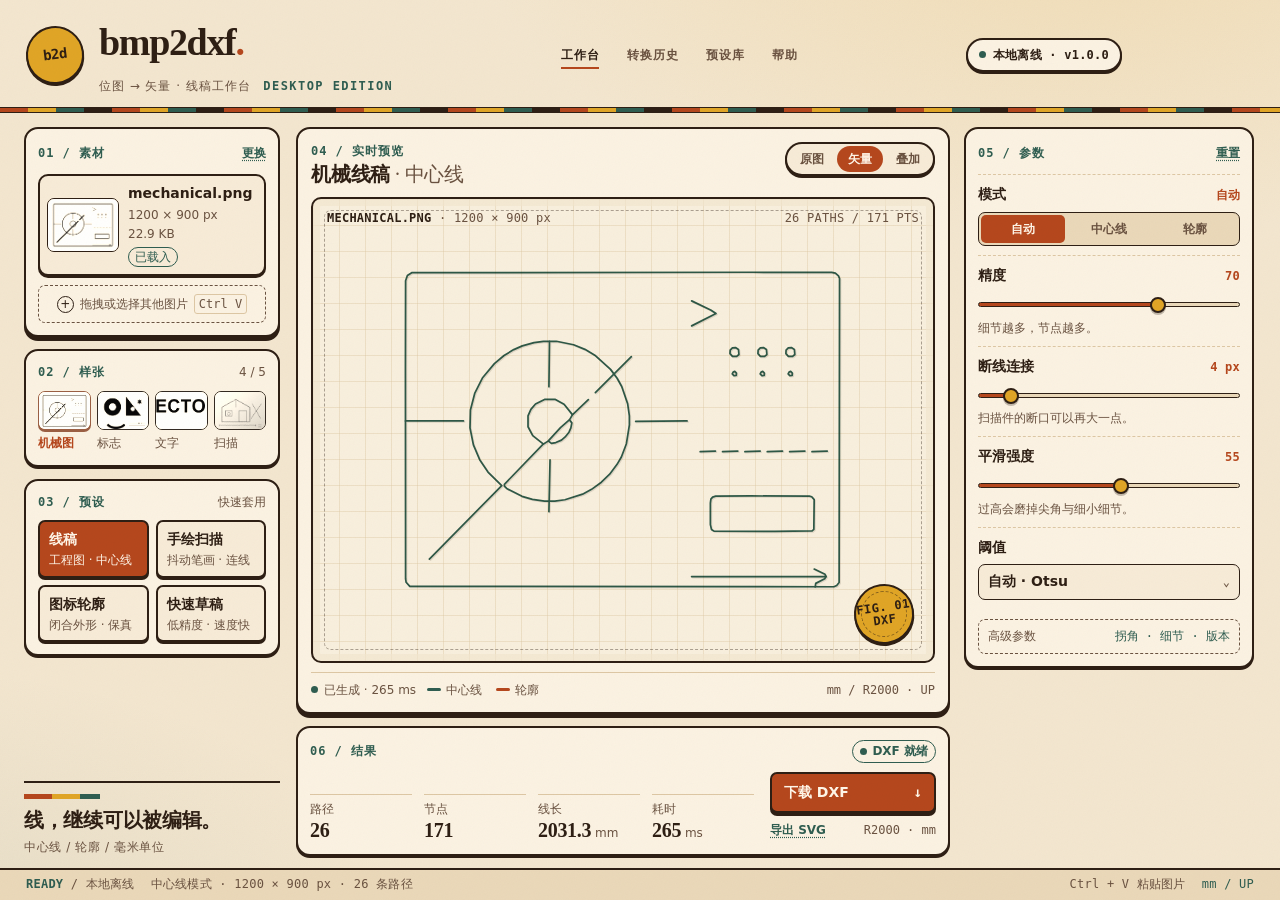
<file: design/retro-webui/home.html>
<!doctype html>
<html lang="zh-CN">
<head>
  <meta charset="utf-8">
  <meta name="viewport" content="width=device-width, initial-scale=1">
  <meta name="dsh-design" content="desktop windows">
  <meta name="color-scheme" content="light">
  <meta name="description" content="bmp2dxf 复古工作台设计：位图线稿转 DXF 矢量图的桌面软件界面。">
  <title>工作台 · bmp2dxf</title>
  <link rel="stylesheet" href="tokens.css">
  <link rel="stylesheet" href="app.css">
</head>
<body>
  <div class="app">
    <header class="masthead">
      <div class="brand">
        <span class="brand-seal" aria-hidden="true">b2d</span>
        <div class="brand-copy">
          <h1>bmp2dxf<span>.</span></h1>
          <p>位图 → 矢量 · 线稿工作台 <em>DESKTOP EDITION</em></p>
        </div>
      </div>

      <nav class="menu" aria-label="主菜单">
        <button class="menu-item is-active" type="button">工作台</button>
        <button class="menu-item" type="button">转换历史</button>
        <button class="menu-item" type="button">预设库</button>
        <button class="menu-item" type="button">帮助</button>
      </nav>

      <div class="header-meta">
        <span class="status-pill"><span class="status-dot" aria-hidden="true"></span>本地离线 · v1.0.0</span>
      </div>
    </header>

    <div class="stripe" aria-hidden="true"></div>

    <main class="workspace">
      <!-- ===================== left rail ===================== -->
      <aside class="rail rail--left" aria-label="素材与预设">
        <section class="panel panel--main upload-panel" aria-labelledby="sourceTitle">
          <div class="panel-head">
            <p class="eyebrow" id="sourceTitle">01 / 素材</p>
            <button class="link-btn" type="button">更换</button>
          </div>
          <div class="file-card">
            <div class="file-thumb"><img src="assets/mechanical.png" alt="机械线稿缩略图"></div>
            <div class="file-info">
              <strong>mechanical.png</strong>
              <span>1200 × 900 px</span>
              <span>22.9 KB</span>
              <span class="file-state">已载入</span>
            </div>
          </div>
          <button class="drop-hint" type="button">
            <span class="plus" aria-hidden="true">+</span>
            拖拽或选择其他图片 <kbd>Ctrl V</kbd>
          </button>
        </section>

        <section class="panel" aria-labelledby="samplesTitle">
          <div class="panel-head">
            <p class="eyebrow" id="samplesTitle">02 / 样张</p>
            <span class="mini">4 / 5</span>
          </div>
          <div class="sample-grid">
            <button class="sample is-active" type="button" aria-pressed="true">
              <img src="assets/mechanical.png" alt="">
              <span>机械图</span>
            </button>
            <button class="sample" type="button" aria-pressed="false">
              <img src="assets/logo.png" alt="">
              <span>标志</span>
            </button>
            <button class="sample" type="button" aria-pressed="false">
              <img src="assets/text.png" alt="">
              <span>文字</span>
            </button>
            <button class="sample" type="button" aria-pressed="false">
              <img src="assets/sketch_scan.jpg" alt="">
              <span>扫描</span>
            </button>
          </div>
        </section>

        <section class="panel" aria-labelledby="presetsTitle">
          <div class="panel-head">
            <p class="eyebrow" id="presetsTitle">03 / 预设</p>
            <span class="mini">快速套用</span>
          </div>
          <div class="preset-grid">
            <button class="preset is-active" type="button" aria-pressed="true">
              <span class="preset-name">线稿</span>
              <span class="preset-desc">工程图 · 中心线</span>
            </button>
            <button class="preset" type="button" aria-pressed="false">
              <span class="preset-name">手绘扫描</span>
              <span class="preset-desc">抖动笔画 · 连线</span>
            </button>
            <button class="preset" type="button" aria-pressed="false">
              <span class="preset-name">图标轮廓</span>
              <span class="preset-desc">闭合外形 · 保真</span>
            </button>
            <button class="preset" type="button" aria-pressed="false">
              <span class="preset-name">快速草稿</span>
              <span class="preset-desc">低精度 · 速度快</span>
            </button>
          </div>
        </section>

        <div class="rail-quote">
          <span class="quote-stripes" aria-hidden="true"></span>
          <p>线，继续可以被编辑。</p>
          <small>中心线 / 轮廓 / 毫米单位</small>
        </div>
      </aside>

      <!-- ===================== preview + result ===================== -->
      <div class="main-col">
      <section class="panel panel--main preview-panel" aria-labelledby="previewTitle">
        <div class="preview-head">
          <div>
            <p class="eyebrow">04 / 实时预览</p>
            <h2 class="preview-title" id="previewTitle">机械线稿 <span class="muted">· 中心线</span></h2>
          </div>
          <div class="tabs" role="tablist" aria-label="预览视图">
            <button class="tab" type="button" role="tab" aria-selected="false" data-view="original">原图</button>
            <button class="tab is-active" type="button" role="tab" aria-selected="true" data-view="vector">矢量</button>
            <button class="tab" type="button" role="tab" aria-selected="false" data-view="overlay">叠加</button>
          </div>
        </div>

        <div class="canvas" id="canvas" data-view="vector" role="tabpanel" aria-label="矢量预览">
          <div class="canvas-meta">
            <span><strong>MECHANICAL.PNG</strong> · 1200 × 900 px</span>
            <span>26 PATHS / 171 PTS</span>
          </div>
          <div class="preview-original">
            <img src="assets/mechanical.png" alt="机械线稿原图">
          </div>
          <div class="preview-vector">
            <img src="assets/mechanical-vector.svg" alt="机械线稿的 DXF 矢量预览">
          </div>
          <span class="canvas-stamp" aria-hidden="true"><span>FIG. 01<br>DXF</span></span>
        </div>

        <div class="preview-foot">
          <span class="status-text"><span class="status-dot" aria-hidden="true"></span>已生成 · 265 ms</span>
          <span class="legend"><span class="swatch" aria-hidden="true"></span>中心线</span>
          <span class="legend"><span class="swatch swatch--outline" aria-hidden="true"></span>轮廓</span>
          <span class="spacer"></span>
          <span class="foot-note">mm / R2000 · UP</span>
        </div>
      </section>

      <section class="panel result-panel result-panel--wide" aria-labelledby="resultTitle">
        <div class="panel-head">
          <p class="eyebrow" id="resultTitle">06 / 结果</p>
          <span class="ready-badge"><span class="status-dot" aria-hidden="true"></span>DXF 就绪</span>
        </div>
        <div class="result-body">
          <div class="stats">
            <div class="stat">
              <span class="stat-label">路径</span>
              <span class="stat-value">26</span>
            </div>
            <div class="stat">
              <span class="stat-label">节点</span>
              <span class="stat-value">171</span>
            </div>
            <div class="stat">
              <span class="stat-label">线长</span>
              <span class="stat-value">2031.3<small> mm</small></span>
            </div>
            <div class="stat">
              <span class="stat-label">耗时</span>
              <span class="stat-value">265<small> ms</small></span>
            </div>
          </div>
          <div class="result-actions">
            <button class="btn btn-primary" type="button">
              下载 DXF <span class="arrow" aria-hidden="true">↓</span>
            </button>
            <div class="secondary-row">
              <button class="export-link" type="button">导出 SVG</button>
              <span class="format-note">R2000 · mm</span>
            </div>
          </div>
        </div>
      </section>
      </div>

      <!-- ===================== right rail ===================== -->
      <aside class="rail rail--right" aria-label="转换参数与结果">
        <section class="panel params-panel" aria-labelledby="paramsTitle">
          <div class="panel-head">
            <p class="eyebrow" id="paramsTitle">05 / 参数</p>
            <button class="link-btn" type="button">重置</button>
          </div>

          <div class="field">
            <div class="field-head">
              <label id="modeLabel">模式</label>
              <span class="field-value">自动</span>
            </div>
            <div class="segmented" role="group" aria-labelledby="modeLabel">
              <button class="seg is-active" type="button" aria-pressed="true">自动</button>
              <button class="seg" type="button" aria-pressed="false">中心线</button>
              <button class="seg" type="button" aria-pressed="false">轮廓</button>
            </div>
          </div>

          <div class="field">
            <div class="field-head">
              <label for="precision">精度</label>
              <output class="field-value" id="precisionOut" for="precision">70</output>
            </div>
            <input class="slider" id="precision" type="range" min="0" max="100" step="1" value="70" style="--fill: 70%">
            <p class="field-help">细节越多，节点越多。</p>
          </div>

          <div class="field">
            <div class="field-head">
              <label for="gap">断线连接</label>
              <output class="field-value" id="gapOut" for="gap">4 px</output>
            </div>
            <input class="slider" id="gap" type="range" min="0" max="40" step="1" value="4" style="--fill: 10%">
            <p class="field-help">扫描件的断口可以再大一点。</p>
          </div>

          <div class="field">
            <div class="field-head">
              <label for="smooth">平滑强度</label>
              <output class="field-value" id="smoothOut" for="smooth">55</output>
            </div>
            <input class="slider" id="smooth" type="range" min="0" max="100" step="1" value="55" style="--fill: 55%">
            <p class="field-help">过高会磨掉尖角与细小细节。</p>
          </div>

          <div class="field">
            <div class="field-head">
              <label id="thresholdLabel">阈值</label>
            </div>
            <button class="select-like" type="button" aria-labelledby="thresholdLabel">
              自动 · Otsu <span>⌄</span>
            </button>
          </div>

          <button class="advanced-link" type="button">
            <span>高级参数</span>
            <span>拐角 · 细节 · 版本</span>
          </button>
        </section>

      </aside>
    </main>

    <footer class="statusbar">
      <span><strong>READY</strong> / 本地离线</span>
      <span>中心线模式 · 1200 × 900 px · 26 条路径</span>
      <span class="spacer"></span>
      <span>Ctrl + V 粘贴图片</span>
      <span class="accent">mm / UP</span>
    </footer>
  </div>

  <script>
    (function () {
      "use strict";

      var canvas = document.getElementById("canvas");
      var tabs = Array.prototype.slice.call(document.querySelectorAll("[data-view]"));
      tabs.forEach(function (tab) {
        tab.addEventListener("click", function () {
          var view = tab.getAttribute("data-view");
          canvas.setAttribute("data-view", view);
          tabs.forEach(function (item) {
            var active = item === tab;
            item.classList.toggle("is-active", active);
            item.setAttribute("aria-selected", active ? "true" : "false");
          });
        });
      });

      Array.prototype.slice.call(document.querySelectorAll(".segmented .seg, .preset, .sample")).forEach(function (button) {
        button.addEventListener("click", function () {
          var group = button.parentElement;
          Array.prototype.slice.call(group.children).forEach(function (item) {
            var active = item === button;
            item.classList.toggle("is-active", active);
            if (item.hasAttribute("aria-pressed")) {
              item.setAttribute("aria-pressed", active ? "true" : "false");
            }
          });
        });
      });

      Array.prototype.slice.call(document.querySelectorAll("input[type=range]")).forEach(function (input) {
        var output = document.querySelector('output[for="' + input.id + '"]');
        function update() {
          var min = parseFloat(input.min);
          var max = parseFloat(input.max);
          var value = parseFloat(input.value);
          var percent = ((value - min) / (max - min)) * 100;
          input.style.setProperty("--fill", percent + "%");
          if (output) {
            output.textContent = input.value + (input.id === "gap" ? " px" : "");
          }
        }
        input.addEventListener("input", update);
        update();
      });
    }());
  </script>
</body>
</html>
</file>
<file: design/retro-webui/tokens.css>
/* ============================================================
   bmp2dxf · Retro Workbench
   A warm 1970s print-shop / drawing-office palette.
   ============================================================ */

:root {
  color-scheme: light;

  /* Paper & ink */
  --paper: #f3e6cf;
  --paper-deep: #ead8b9;
  --card: #fbf2e2;
  --card-soft: #f7ebd7;
  --ink: #2e1f14;
  --muted: #6a5240;
  --line: #ddc7a4;

  /* Print colours */
  --primary: #b5471d;
  --on-primary: #fff6e8;
  --accent: #e0a526;
  --green: #2f5d50;

  /* Type */
  --font-display: "Songti SC", "Noto Serif SC", "Source Han Serif SC",
    "STSong", "SimSun", serif;
  --font-body: "PingFang SC", "HarmonyOS Sans SC", "Microsoft YaHei",
    system-ui, sans-serif;
  --font-mono: "Cascadia Code", "Cascadia Mono", "JetBrains Mono", Consolas,
    "Microsoft YaHei", monospace;

  --text-xs: 12px;
  --text-sm: 14px;
  --text-md: 20px;
  --text-xl: 38px;

  /* Shape & depth */
  --radius: 14px;
  --radius-sm: 10px;
  --radius-xs: 7px;
  --border: 2px solid var(--ink);
  --border-thin: 1px solid var(--line);
  --shadow: 0 4px 0 var(--ink);
  --shadow-sm: 0 2px 0 var(--ink);

  /* Decoration */
  --rainbow: repeating-linear-gradient(
    90deg,
    var(--primary) 0 28px,
    var(--accent) 28px 56px,
    var(--green) 56px 84px,
    var(--ink) 84px 112px
  );
  --grain: url("data:image/svg+xml,%3Csvg xmlns='http://www.w3.org/2000/svg' width='180' height='180'%3E%3Cfilter id='n'%3E%3CfeTurbulence type='fractalNoise' baseFrequency='.82' numOctaves='3' stitchTiles='stitch'/%3E%3C/filter%3E%3Crect width='100%25' height='100%25' filter='url(%23n)' opacity='.6'/%3E%3C/svg%3E");

  --ease: cubic-bezier(0.22, 0.68, 0.36, 1);
}
</file>
<file: design/retro-webui/app.css>
/* ============================================================
   bmp2dxf · Retro Workbench
   Desktop software surface for the bitmap → DXF tool.
   Tokens live in tokens.css.
   ============================================================ */

*,
*::before,
*::after {
  box-sizing: border-box;
}

html,
body {
  height: 100%;
}

body {
  margin: 0;
  background:
    radial-gradient(1000px 540px at 86% -12%, rgba(224, 165, 38, 0.16), transparent 64%),
    radial-gradient(760px 440px at -8% 108%, rgba(47, 93, 80, 0.08), transparent 70%),
    var(--paper);
  color: var(--ink);
  font-family: var(--font-body);
  font-size: var(--text-sm);
  line-height: 1.55;
  overflow: hidden;
}

/* Printed-paper grain, generated locally with feTurbulence. */
body::after {
  content: "";
  position: fixed;
  inset: 0;
  z-index: 100;
  pointer-events: none;
  opacity: 0.055;
  mix-blend-mode: multiply;
  background-image: var(--grain);
  background-size: 180px 180px;
}

button,
input {
  font: inherit;
  color: inherit;
}

button {
  padding: 0;
  border: 0;
  background: none;
  cursor: pointer;
}

button:focus-visible,
a:focus-visible,
input:focus-visible {
  outline: 3px solid var(--green);
  outline-offset: 3px;
}

img {
  display: block;
  max-width: 100%;
}

p,
h1,
h2 {
  margin: 0;
}

::selection {
  background: var(--accent);
  color: var(--ink);
}

/* ---------- application shell ---------- */
.app {
  display: flex;
  flex-direction: column;
  height: 100vh;
  min-height: 760px;
}

/* ---------- masthead ---------- */
.masthead {
  display: grid;
  grid-template-columns: auto minmax(0, 1fr) auto;
  align-items: center;
  gap: 26px;
  padding: 14px 158px 11px 26px;
  flex: none;
}

.brand {
  display: flex;
  flex: none;
  align-items: center;
  gap: 15px;
  min-width: max-content;
}

.brand-seal {
  display: grid;
  place-items: center;
  width: 58px;
  height: 58px;
  flex: none;
  border: 2px solid var(--ink);
  border-radius: 50%;
  background: var(--accent);
  color: var(--ink);
  font-family: var(--font-mono);
  font-size: var(--text-sm);
  font-weight: 700;
  letter-spacing: -0.04em;
  box-shadow: var(--shadow-sm);
  transform: rotate(-7deg);
}

.brand-copy {
  flex: none;
  min-width: 0;
}

.brand-copy h1 {
  padding-right: 12px;
  font-family: var(--font-display);
  font-size: var(--text-xl);
  font-weight: 800;
  line-height: 1.48;
  letter-spacing: -0.035em;
  white-space: nowrap;
}

.brand-copy h1 span {
  color: var(--primary);
}

.brand-copy p {
  margin-top: 7px;
  color: var(--muted);
  font-size: var(--text-xs);
  letter-spacing: 0.08em;
  white-space: nowrap;
}

.brand-copy p em {
  margin-left: 8px;
  color: var(--green);
  font-family: var(--font-mono);
  font-size: var(--text-xs);
  font-style: normal;
  font-weight: 600;
  letter-spacing: 0.12em;
}

.menu {
  display: flex;
  align-items: center;
  justify-content: center;
  gap: 6px;
}

.menu-item {
  position: relative;
  padding: 6px 11px;
  color: var(--muted);
  font-size: var(--text-xs);
  font-weight: 600;
  letter-spacing: 0.06em;
  white-space: nowrap;
}

.menu-item:hover {
  color: var(--ink);
}

.menu-item.is-active {
  color: var(--ink);
}

.menu-item.is-active::after {
  content: "";
  position: absolute;
  right: 11px;
  bottom: 1px;
  left: 11px;
  height: 2px;
  background: var(--primary);
}

.header-meta {
  display: flex;
  align-items: center;
  gap: 14px;
}

.status-pill {
  display: inline-flex;
  align-items: center;
  gap: 7px;
  padding: 6px 11px;
  border: var(--border);
  border-radius: 999px;
  background: var(--card);
  font-family: var(--font-mono);
  font-size: var(--text-xs);
  font-weight: 600;
  letter-spacing: 0.02em;
  white-space: nowrap;
  box-shadow: var(--shadow-sm);
}

.status-dot {
  width: 7px;
  height: 7px;
  flex: none;
  border-radius: 50%;
  background: var(--green);
}

.round-seal {
  position: relative;
  display: grid;
  place-items: center;
  width: 58px;
  height: 58px;
  flex: none;
  border: 2px solid var(--ink);
  border-radius: 50%;
  background: var(--accent);
  color: var(--ink);
  font-family: var(--font-mono);
  font-size: var(--text-xs);
  font-weight: 700;
  line-height: 1.15;
  letter-spacing: 0.04em;
  text-align: center;
  transform: rotate(8deg);
}

.round-seal::before {
  content: "";
  position: absolute;
  inset: 5px;
  border: 1px dashed rgba(46, 31, 20, 0.52);
  border-radius: inherit;
}

/* ---------- rainbow rule ---------- */
.stripe {
  flex: none;
  height: 6px;
  border-top: 1px solid var(--ink);
  border-bottom: 1px solid var(--ink);
  background: var(--rainbow);
}

/* ---------- layout ---------- */
.workspace {
  display: grid;
  grid-template-columns: 258px minmax(0, 1fr) 292px;
  flex: 1;
  gap: 14px;
  min-height: 0;
  padding: 14px 24px 12px;
}

.rail {
  display: flex;
  flex-direction: column;
  gap: 12px;
  min-height: 0;
  overflow-y: auto;
  padding-right: 2px;
  scrollbar-width: thin;
  scrollbar-color: var(--line) transparent;
}

.rail::-webkit-scrollbar {
  width: 6px;
}

.rail::-webkit-scrollbar-thumb {
  border-radius: 999px;
  background: var(--line);
}

.panel {
  padding: 12px;
  border: var(--border);
  border-radius: var(--radius);
  background: var(--card);
  box-shadow: var(--shadow-sm);
}

.panel--main {
  box-shadow: var(--shadow);
}

.panel-head {
  display: flex;
  align-items: baseline;
  justify-content: space-between;
  gap: 8px;
  margin-bottom: 9px;
}

.eyebrow {
  color: var(--green);
  font-family: var(--font-mono);
  font-size: var(--text-xs);
  font-weight: 600;
  letter-spacing: 0.08em;
  white-space: nowrap;
}

.mini {
  color: var(--muted);
  font-size: var(--text-xs);
  white-space: nowrap;
}

.link-btn {
  display: inline-flex;
  align-items: center;
  min-height: 24px;
  padding: 1px 0;
  color: var(--green);
  font-size: var(--text-xs);
  font-weight: 600;
  text-decoration: underline;
  text-decoration-style: dotted;
  text-underline-offset: 3px;
  white-space: nowrap;
}

.link-btn:hover {
  color: var(--primary);
}

/* ---------- source / upload ---------- */
.file-card {
  display: flex;
  align-items: center;
  gap: 9px;
  padding: 7px;
  border: 2px solid var(--ink);
  border-radius: var(--radius-sm);
  background: var(--card-soft);
  box-shadow: var(--shadow-sm);
}

.file-thumb {
  width: 72px;
  height: 54px;
  flex: none;
  overflow: hidden;
  border: 1px solid var(--ink);
  border-radius: var(--radius-xs);
  background: var(--paper-deep);
}

.file-thumb img {
  width: 100%;
  height: 100%;
  object-fit: cover;
  filter: sepia(0.34) saturate(0.78) contrast(0.94) brightness(1.04);
}

.file-info {
  display: flex;
  flex-direction: column;
  min-width: 0;
  gap: 1px;
  font-size: var(--text-xs);
  color: var(--muted);
}

.file-info strong {
  overflow: hidden;
  color: var(--ink);
  font-size: var(--text-sm);
  font-weight: 600;
  text-overflow: ellipsis;
  white-space: nowrap;
}

.file-state {
  align-self: flex-start;
  margin-top: 2px;
  padding: 0 6px;
  border: 1px solid var(--green);
  border-radius: 999px;
  color: var(--green);
  font-size: var(--text-xs);
  line-height: 1.5;
}

.drop-hint {
  display: flex;
  align-items: center;
  justify-content: center;
  gap: 6px;
  width: 100%;
  margin-top: 9px;
  padding: 8px 7px;
  border: 1.5px dashed var(--muted);
  border-radius: var(--radius-xs);
  color: var(--muted);
  font-size: var(--text-xs);
  text-align: center;
  transition: background 0.18s var(--ease), border-color 0.18s var(--ease);
}

.drop-hint:hover {
  border-color: var(--primary);
  background: rgba(181, 71, 29, 0.06);
  color: var(--ink);
}

.drop-hint .plus {
  display: inline-grid;
  place-items: center;
  width: 17px;
  height: 17px;
  border: 1px solid var(--ink);
  border-radius: 50%;
  color: var(--ink);
  font-size: var(--text-xs);
  line-height: 1;
}

.drop-hint kbd {
  padding: 0 4px;
  border: 1px solid var(--line);
  border-radius: 3px;
  background: var(--card);
  color: var(--muted);
  font-family: var(--font-mono);
  font-size: var(--text-xs);
}

/* ---------- sample strip ---------- */
.sample-grid {
  display: grid;
  grid-template-columns: repeat(4, minmax(0, 1fr));
  gap: 6px;
}

.sample {
  display: flex;
  flex-direction: column;
  min-width: 0;
  gap: 4px;
  text-align: left;
}

.sample img {
  width: 100%;
  aspect-ratio: 4 / 3;
  object-fit: cover;
  border: 1.5px solid var(--ink);
  border-radius: var(--radius-xs);
  background: var(--paper);
  filter: sepia(0.32) saturate(0.78) contrast(0.94) brightness(1.04);
  transition: transform 0.18s var(--ease), box-shadow 0.18s var(--ease);
}

.sample:hover img {
  transform: translateY(-1px);
  box-shadow: var(--shadow-sm);
}

.sample.is-active img {
  border-color: var(--primary);
  box-shadow: 0 2px 0 var(--primary);
}

.sample span {
  overflow: hidden;
  color: var(--muted);
  font-size: var(--text-xs);
  text-overflow: ellipsis;
  white-space: nowrap;
}

.sample.is-active span {
  color: var(--primary);
  font-weight: 600;
}

/* ---------- presets ---------- */
.preset-grid {
  display: grid;
  grid-template-columns: repeat(2, minmax(0, 1fr));
  gap: 7px;
}

.preset {
  display: flex;
  flex-direction: column;
  align-items: flex-start;
  gap: 1px;
  min-width: 0;
  padding: 7px 9px;
  border: 2px solid var(--ink);
  border-radius: var(--radius-xs);
  background: var(--card-soft);
  box-shadow: var(--shadow-sm);
  text-align: left;
  transition: transform 0.16s var(--ease), box-shadow 0.16s var(--ease);
}

.preset:hover {
  transform: translateY(-1px);
  box-shadow: 0 3px 0 var(--ink);
}

.preset-name {
  color: var(--ink);
  font-size: var(--text-sm);
  font-weight: 600;
}

.preset-desc {
  color: var(--muted);
  font-size: var(--text-xs);
  line-height: 1.4;
}

.preset.is-active {
  background: var(--primary);
  color: var(--on-primary);
}

.preset.is-active .preset-name,
.preset.is-active .preset-desc {
  color: var(--on-primary);
}

.preset.is-active .preset-desc {
  color: var(--on-primary);
}

/* ---------- left quote ---------- */
.rail-quote {
  margin-top: auto;
  padding-top: 11px;
  border-top: 2px solid var(--ink);
}

.quote-stripes {
  display: block;
  width: 76px;
  height: 5px;
  margin-bottom: 9px;
  background: var(--rainbow);
}

.rail-quote p {
  font-family: var(--font-display);
  font-size: var(--text-md);
  font-weight: 800;
  line-height: 1.25;
  letter-spacing: -0.015em;
}

.rail-quote small {
  display: block;
  margin-top: 5px;
  color: var(--muted);
  font-size: var(--text-xs);
  letter-spacing: 0.05em;
}

/* ---------- preview ---------- */
.main-col {
  display: flex;
  flex-direction: column;
  gap: 12px;
  min-height: 0;
}

.main-col > .preview-panel {
  flex: 1;
  height: auto;
}

.preview-panel {
  display: flex;
  flex-direction: column;
  min-height: 0;
  padding: 13px;
}

.preview-head {
  display: flex;
  align-items: flex-start;
  justify-content: space-between;
  gap: 14px;
  flex: none;
}

.preview-title {
  margin-top: 2px;
  color: var(--ink);
  font-family: var(--font-display);
  font-size: var(--text-md);
  font-weight: 800;
  line-height: 1.2;
  letter-spacing: -0.01em;
}

.preview-title .muted {
  color: var(--muted);
  font-weight: 400;
}

.tabs {
  display: flex;
  align-items: center;
  gap: 2px;
  padding: 2px;
  border: 2px solid var(--ink);
  border-radius: 999px;
  background: var(--card-soft);
  box-shadow: var(--shadow-sm);
  flex: none;
}

.tab {
  padding: 4px 11px;
  border-radius: 999px;
  color: var(--muted);
  font-size: var(--text-xs);
  font-weight: 600;
  white-space: nowrap;
  transition: background 0.16s var(--ease), color 0.16s var(--ease);
}

.tab:hover {
  color: var(--ink);
}

.tab.is-active {
  background: var(--primary);
  color: var(--on-primary);
}

.canvas {
  position: relative;
  flex: 1;
  min-height: 300px;
  margin-top: 11px;
  overflow: hidden;
  border: 2px solid var(--ink);
  border-radius: var(--radius-sm);
  background-color: #f8efdd;
  background-image:
    linear-gradient(rgba(221, 199, 164, 0.42) 1px, transparent 1px),
    linear-gradient(90deg, rgba(221, 199, 164, 0.42) 1px, transparent 1px);
  background-size: 26px 26px;
  box-shadow: inset 0 0 0 7px rgba(243, 230, 207, 0.64);
}

.canvas::before {
  content: "";
  position: absolute;
  inset: 11px;
  z-index: 1;
  border: 1px dashed rgba(46, 31, 20, 0.38);
  border-radius: calc(var(--radius-sm) - 3px);
  pointer-events: none;
}

.preview-original,
.preview-vector {
  position: absolute;
  inset: 8% 7%;
  display: flex;
  align-items: center;
  justify-content: center;
  z-index: 2;
}

.preview-original img,
.preview-vector img {
  width: 100%;
  height: 100%;
  object-fit: contain;
}

.preview-original img {
  filter: sepia(0.38) saturate(0.76) contrast(0.92) brightness(1.03);
}

.preview-vector {
  pointer-events: none;
  mix-blend-mode: multiply;
}

.preview-vector img {
  filter: drop-shadow(1px 1px 0 rgba(46, 31, 20, 0.12));
}

.canvas[data-view="original"] .preview-vector {
  display: none;
}

.canvas[data-view="vector"] .preview-original {
  display: none;
}

.canvas[data-view="overlay"] .preview-original img {
  opacity: 0.36;
}

.canvas[data-view="overlay"] .preview-vector {
  opacity: 0.95;
}

.canvas-meta {
  position: absolute;
  top: 10px;
  right: 14px;
  left: 14px;
  z-index: 3;
  display: flex;
  align-items: center;
  justify-content: space-between;
  gap: 10px;
  color: var(--muted);
  font-family: var(--font-mono);
  font-size: var(--text-xs);
  letter-spacing: 0.02em;
  pointer-events: none;
}

.canvas-meta strong {
  color: var(--ink);
  font-weight: 600;
}

.canvas-stamp {
  position: absolute;
  right: 19px;
  bottom: 17px;
  z-index: 4;
  display: grid;
  place-items: center;
  width: 60px;
  height: 60px;
  border: 2px solid var(--ink);
  border-radius: 50%;
  background: var(--accent);
  color: var(--ink);
  font-family: var(--font-mono);
  font-size: var(--text-xs);
  font-weight: 700;
  line-height: 1.1;
  letter-spacing: 0.04em;
  text-align: center;
  transform: rotate(-8deg);
  box-shadow: var(--shadow-sm);
}

.canvas-stamp::before {
  content: "";
  position: absolute;
  inset: 5px;
  border: 1px dashed rgba(46, 31, 20, 0.5);
  border-radius: inherit;
}

.canvas-stamp span {
  position: relative;
  z-index: 1;
}

.preview-foot {
  display: flex;
  align-items: center;
  gap: 11px;
  flex: none;
  margin-top: 9px;
  padding-top: 8px;
  border-top: 1px solid var(--line);
  color: var(--muted);
  font-size: var(--text-xs);
}

.status-text {
  display: inline-flex;
  align-items: center;
  gap: 6px;
  white-space: nowrap;
}

.legend {
  display: inline-flex;
  align-items: center;
  gap: 5px;
  white-space: nowrap;
}

.legend + .legend {
  margin-left: 3px;
}

.swatch {
  display: inline-block;
  width: 14px;
  height: 3px;
  border-radius: 999px;
  background: var(--green);
}

.swatch--outline {
  background: var(--primary);
}

.preview-foot .spacer {
  flex: 1;
}

.foot-note {
  color: var(--muted);
  font-family: var(--font-mono);
  white-space: nowrap;
}

/* ---------- parameter rail ---------- */
.params-panel {
  flex: none;
}

.field {
  padding: 9px 0;
  border-top: 1px dashed var(--line);
}

.field:first-of-type {
  border-top: 0;
  padding-top: 2px;
}

.field-head {
  display: flex;
  align-items: baseline;
  justify-content: space-between;
  gap: 8px;
  margin-bottom: 6px;
}

.field-head label {
  color: var(--ink);
  font-size: var(--text-sm);
  font-weight: 600;
}

.field-value {
  color: var(--primary);
  font-family: var(--font-mono);
  font-size: var(--text-xs);
  font-weight: 700;
  letter-spacing: 0.02em;
}

.field-help {
  margin-top: 3px;
  color: var(--muted);
  font-size: var(--text-xs);
  line-height: 1.4;
}

.segmented {
  display: grid;
  grid-template-columns: repeat(3, minmax(0, 1fr));
  gap: 2px;
  padding: 2px;
  border: 1.5px solid var(--ink);
  border-radius: var(--radius-xs);
  background: var(--paper-deep);
}

.seg {
  padding: 5px 3px;
  border-radius: 5px;
  color: var(--muted);
  font-size: var(--text-xs);
  font-weight: 600;
  white-space: nowrap;
}

.seg:hover {
  color: var(--ink);
}

.seg.is-active {
  background: var(--primary);
  color: var(--on-primary);
}

/* range slider */
.slider {
  --fill: 50%;
  display: block;
  width: 100%;
  height: 24px;
  min-height: 24px;
  margin: 0;
  appearance: none;
  -webkit-appearance: none;
  background: transparent;
  cursor: pointer;
}

.slider::-webkit-slider-runnable-track {
  height: 5px;
  border: 1px solid var(--ink);
  border-radius: 999px;
  background: linear-gradient(
    90deg,
    var(--primary) 0 var(--fill),
    var(--paper-deep) var(--fill) 100%
  );
}

.slider::-webkit-slider-thumb {
  width: 16px;
  height: 16px;
  margin-top: -6px;
  border: 2px solid var(--ink);
  border-radius: 50%;
  appearance: none;
  -webkit-appearance: none;
  background: var(--accent);
  box-shadow: 0 2px 0 rgba(46, 31, 20, 0.28);
}

.slider:focus-visible {
  outline: none;
}

.slider:focus-visible::-webkit-slider-thumb {
  box-shadow: 0 0 0 3px var(--card), 0 0 0 5px var(--green);
}

.slider::-moz-range-track {
  height: 5px;
  border: 1px solid var(--ink);
  border-radius: 999px;
  background: var(--paper-deep);
}

.slider::-moz-range-progress {
  height: 5px;
  border-radius: 999px;
  background: var(--primary);
}

.slider::-moz-range-thumb {
  width: 13px;
  height: 13px;
  border: 2px solid var(--ink);
  border-radius: 50%;
  background: var(--accent);
}

.select-like {
  display: flex;
  align-items: center;
  justify-content: space-between;
  gap: 8px;
  width: 100%;
  padding: 6px 9px;
  border: 1.5px solid var(--ink);
  border-radius: var(--radius-xs);
  background: var(--card-soft);
  color: var(--ink);
  font-size: var(--text-sm);
  font-weight: 600;
  text-align: left;
}

.select-like span {
  color: var(--muted);
  font-family: var(--font-mono);
  font-size: var(--text-xs);
}

.advanced-link {
  display: flex;
  align-items: center;
  justify-content: space-between;
  gap: 8px;
  width: 100%;
  margin-top: 10px;
  padding: 7px 9px;
  border: 1.5px dashed var(--muted);
  border-radius: var(--radius-xs);
  color: var(--muted);
  font-size: var(--text-xs);
  text-align: left;
}

.advanced-link:hover {
  border-color: var(--primary);
  color: var(--ink);
}

.advanced-link span:last-child {
  color: var(--green);
  font-family: var(--font-mono);
  font-size: var(--text-xs);
}

/* ---------- result rail ---------- */
.result-panel {
  margin-top: auto;
  flex: none;
}

.result-panel--wide {
  margin-top: 0;
  padding: 12px;
}

.result-body {
  display: grid;
  grid-template-columns: minmax(0, 1fr) 166px;
  align-items: end;
  gap: 16px;
}

.result-panel--wide .stats {
  grid-template-columns: repeat(4, minmax(0, 1fr));
  gap: 12px;
  margin: 0;
}

.result-actions {
  display: flex;
  flex-direction: column;
  gap: 5px;
}

.result-actions .secondary-row {
  margin-top: 0;
}

.ready-badge {
  display: inline-flex;
  align-items: center;
  gap: 5px;
  padding: 1px 7px;
  border: 1px solid var(--green);
  border-radius: 999px;
  color: var(--green);
  font-size: var(--text-xs);
  font-weight: 600;
  white-space: nowrap;
}

.stats {
  display: grid;
  grid-template-columns: repeat(2, minmax(0, 1fr));
  gap: 7px 10px;
  margin: 2px 0 12px;
}

.stat {
  min-width: 0;
  padding-top: 5px;
  border-top: 1px solid var(--line);
}

.stat-label {
  display: block;
  color: var(--muted);
  font-size: var(--text-xs);
}

.stat-value {
  display: block;
  overflow: hidden;
  color: var(--ink);
  font-family: var(--font-display);
  font-size: var(--text-md);
  font-weight: 800;
  line-height: 1.2;
  letter-spacing: -0.015em;
  text-overflow: ellipsis;
  white-space: nowrap;
}

.stat-value small {
  color: var(--muted);
  font-family: var(--font-body);
  font-size: var(--text-xs);
  font-weight: 400;
  letter-spacing: 0;
}

.btn {
  display: flex;
  align-items: center;
  justify-content: space-between;
  gap: 10px;
  width: 100%;
  padding: 8px 12px;
  border: 2px solid var(--ink);
  border-radius: var(--radius-xs);
  font-size: var(--text-sm);
  font-weight: 700;
  text-align: left;
  transition: transform 0.14s var(--ease), box-shadow 0.14s var(--ease);
}

.btn-primary {
  background: var(--primary);
  color: var(--on-primary);
  box-shadow: 0 3px 0 var(--ink);
}

.btn-primary:hover {
  transform: translateY(-1px);
  box-shadow: 0 4px 0 var(--ink);
}

.btn-primary:active {
  transform: translateY(2px);
  box-shadow: 0 1px 0 var(--ink);
}

.btn-primary .arrow {
  font-family: var(--font-mono);
  font-size: var(--text-sm);
}

.secondary-row {
  display: flex;
  align-items: center;
  justify-content: space-between;
  gap: 8px;
  margin-top: 8px;
}

.export-link {
  display: inline-flex;
  align-items: center;
  min-height: 24px;
  padding: 1px 0;
  color: var(--green);
  font-size: var(--text-xs);
  font-weight: 600;
  text-decoration: underline;
  text-decoration-style: dotted;
  text-underline-offset: 3px;
}

.export-link:hover {
  color: var(--primary);
}

.format-note {
  color: var(--muted);
  font-family: var(--font-mono);
  font-size: var(--text-xs);
}

.rail-note {
  margin-top: auto;
  padding-top: 10px;
  border-top: 2px solid var(--ink);
}

.rail-note p {
  font-family: var(--font-display);
  font-size: var(--text-md);
  font-weight: 800;
  line-height: 1.25;
  letter-spacing: -0.015em;
}

.rail-note small {
  display: block;
  margin-top: 5px;
  color: var(--muted);
  font-size: var(--text-xs);
  letter-spacing: 0.03em;
}

/* ---------- status bar ---------- */
.statusbar {
  display: flex;
  align-items: center;
  gap: 16px;
  flex: none;
  padding: 5px 26px 6px;
  border-top: 2px solid var(--ink);
  background: var(--paper-deep);
  color: var(--muted);
  font-family: var(--font-mono);
  font-size: var(--text-xs);
  letter-spacing: 0.02em;
}

.statusbar strong {
  color: var(--green);
  font-weight: 700;
}

.statusbar .spacer {
  flex: 1;
}

.statusbar .accent {
  color: var(--green);
}

/* ---------- responsive ---------- */
@media (max-width: 1180px) {
  .masthead {
    gap: 16px;
    padding-right: 150px;
    padding-left: 18px;
  }

  .menu {
    display: none;
  }

  .workspace {
    grid-template-columns: 236px minmax(0, 1fr) 272px;
    gap: 12px;
    padding-right: 18px;
    padding-left: 18px;
  }

  .statusbar {
    padding-right: 18px;
    padding-left: 18px;
  }
}

@media (max-width: 1180px) {
  body {
    overflow: auto;
  }

  .app {
    height: auto;
    min-height: 100vh;
  }

  .masthead {
    grid-template-columns: minmax(0, 1fr) auto;
  }

  .brand {
    min-width: 0;
  }

  .brand-copy {
    flex: 1;
  }

  .header-meta {
    justify-content: flex-end;
  }

  .workspace {
    grid-template-columns: minmax(0, 1fr);
    min-height: auto;
    padding-top: 12px;
  }

  .rail {
    overflow: visible;
  }

  .preview-panel {
    height: auto;
    min-height: 520px;
  }

  .canvas {
    min-height: 330px;
  }

  .rail--left {
    display: grid;
    grid-template-columns: repeat(2, minmax(0, 1fr));
    align-items: start;
  }

  .rail--left .rail-quote {
    grid-column: 1 / -1;
    margin-top: 0;
  }

  .rail--right {
    display: grid;
    grid-template-columns: minmax(0, 1fr) minmax(0, 1fr);
    align-items: start;
  }

  .rail-note {
    grid-column: 1 / -1;
    margin-top: 0;
  }

  .result-panel--wide .stats {
    grid-template-columns: repeat(2, minmax(0, 1fr));
  }

  .result-body {
    grid-template-columns: minmax(0, 1fr) 166px;
  }
}

@media (max-width: 640px) {
  .masthead {
    padding: 12px 132px 10px 14px;
    gap: 10px;
  }

  .brand-seal {
    width: 44px;
    height: 44px;
    font-size: var(--text-xs);
  }

  .brand-copy h1 {
    font-size: var(--text-md);
    white-space: normal;
  }

  .brand-copy p {
    margin-top: 4px;
    font-size: var(--text-xs);
    letter-spacing: 0.03em;
    white-space: normal;
  }

  .brand-copy p em {
    display: none;
  }

  .header-meta {
    gap: 6px;
  }

  .status-pill {
    max-width: 142px;
    overflow: hidden;
    text-overflow: ellipsis;
  }

  .round-seal {
    display: none;
  }

  .workspace {
    gap: 12px;
    padding: 12px 14px;
  }

  .rail--left,
  .rail--right {
    display: flex;
    flex-direction: column;
  }

  .preview-panel {
    min-height: 460px;
    padding: 10px;
  }

  .preview-head {
    flex-direction: column;
    align-items: stretch;
    gap: 8px;
  }

  .tabs {
    align-self: flex-start;
  }

  .canvas {
    min-height: 300px;
  }

  .preview-foot {
    flex-wrap: wrap;
    gap: 6px 10px;
  }

  .preview-foot .foot-note {
    width: 100%;
  }

  .statusbar {
    flex-wrap: wrap;
    gap: 4px 12px;
    padding: 7px 14px;
  }

  .statusbar .spacer {
    display: none;
  }
}

@media (prefers-reduced-motion: reduce) {
  *,
  *::before,
  *::after {
    scroll-behavior: auto !important;
    transition-duration: 0.001ms !important;
    animation-duration: 0.001ms !important;
    animation-iteration-count: 1 !important;
  }
}
</file>
